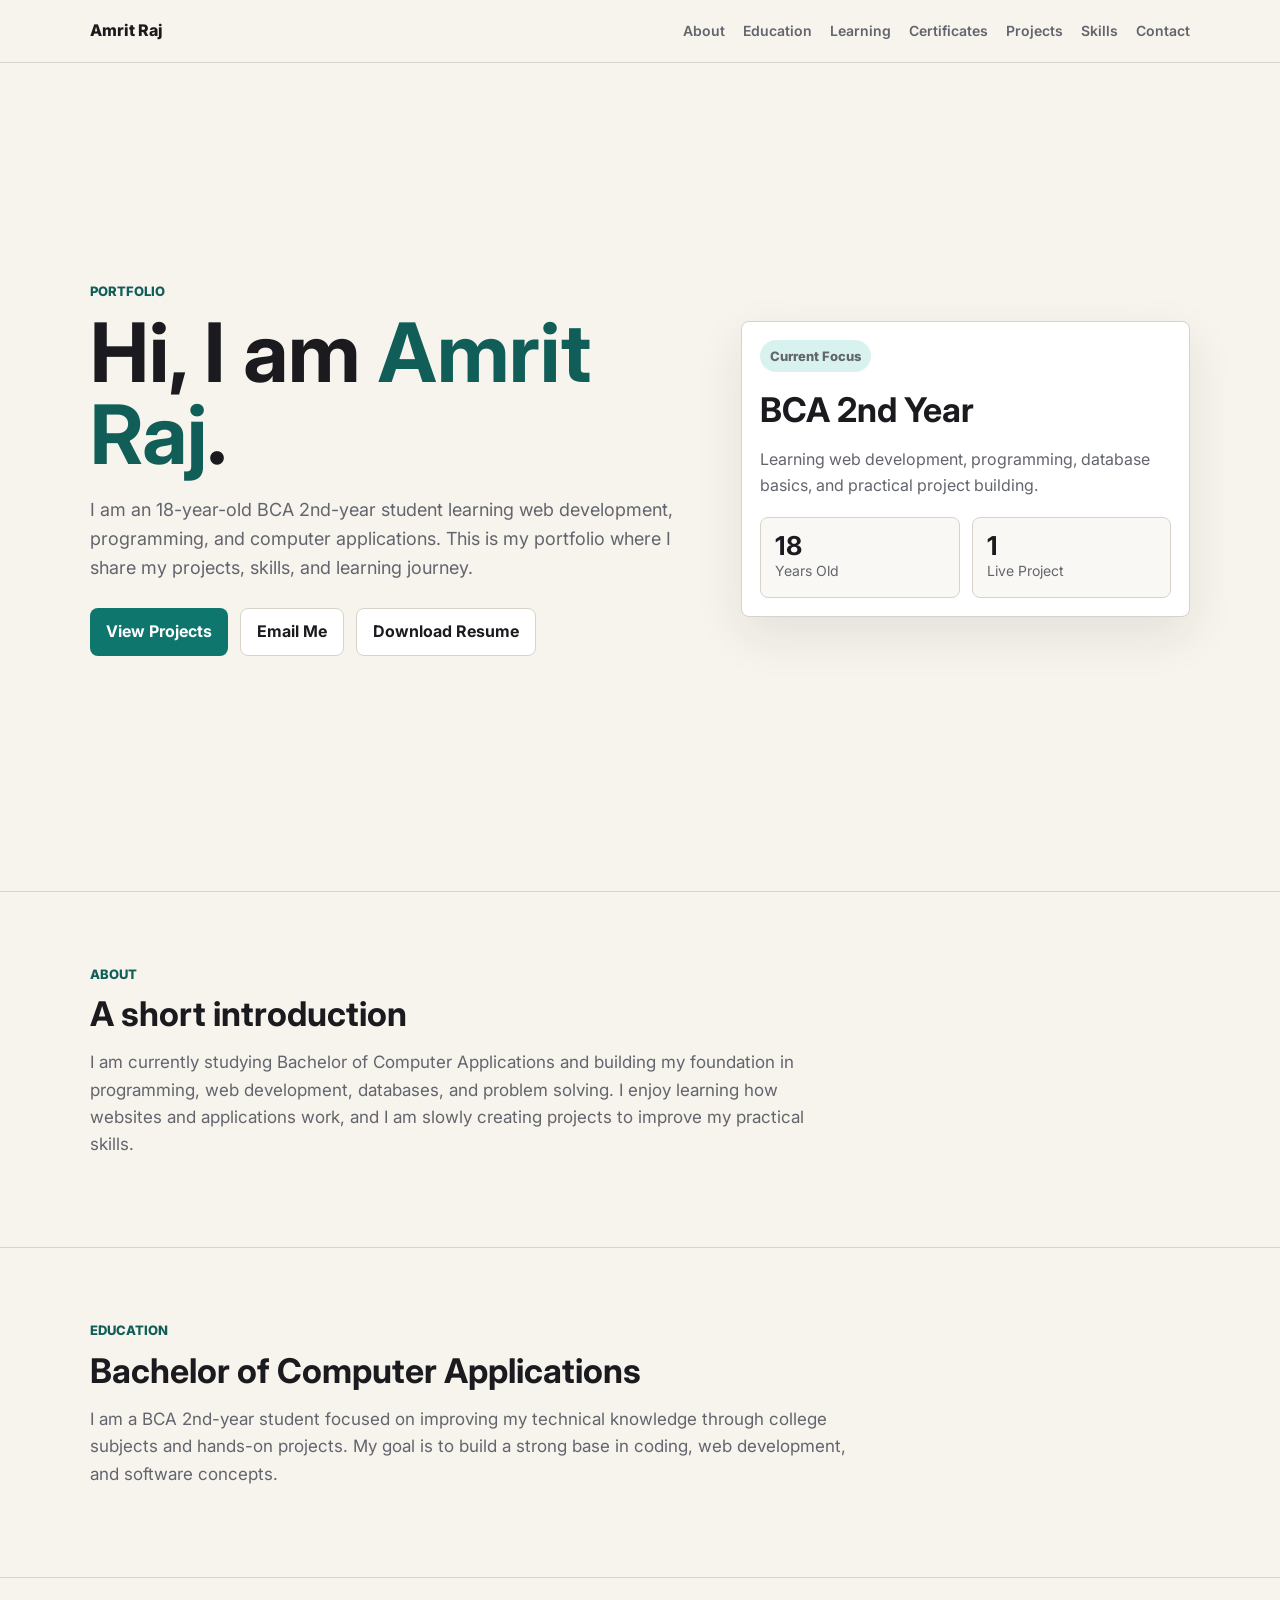
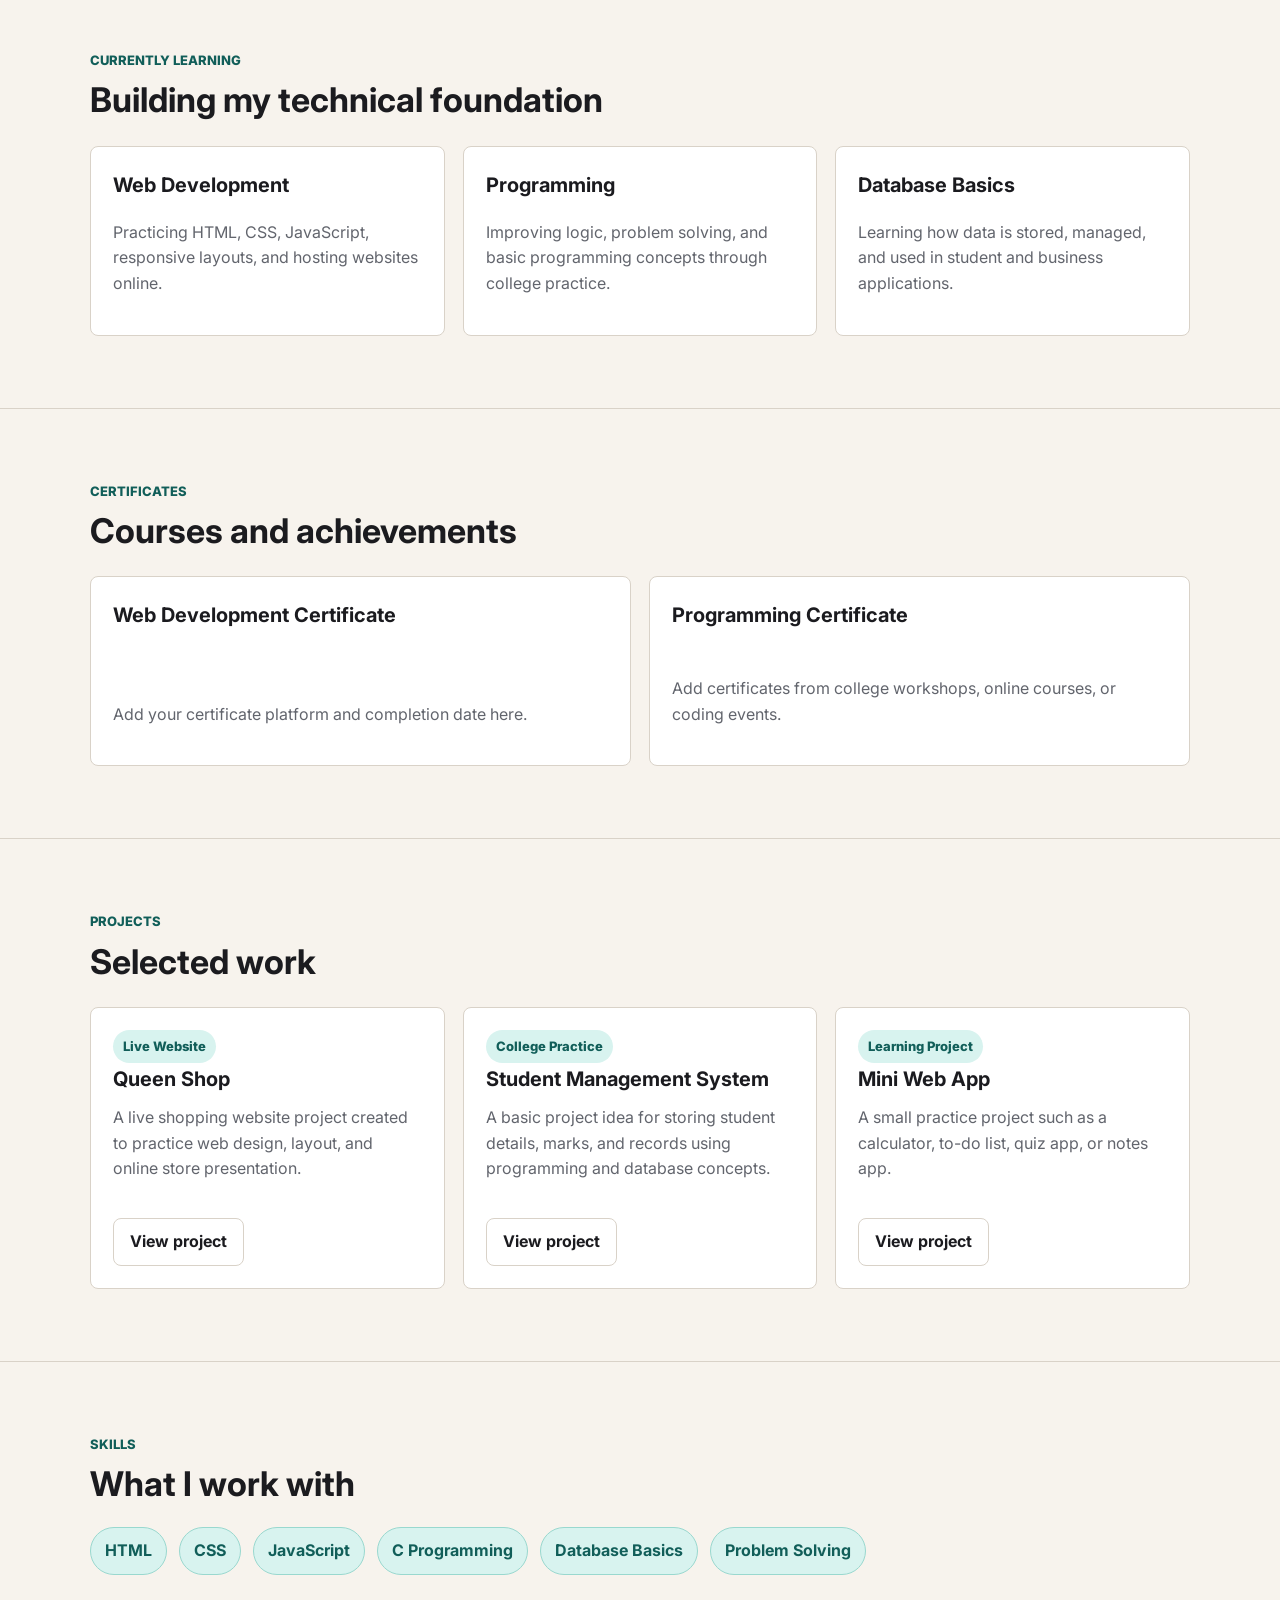
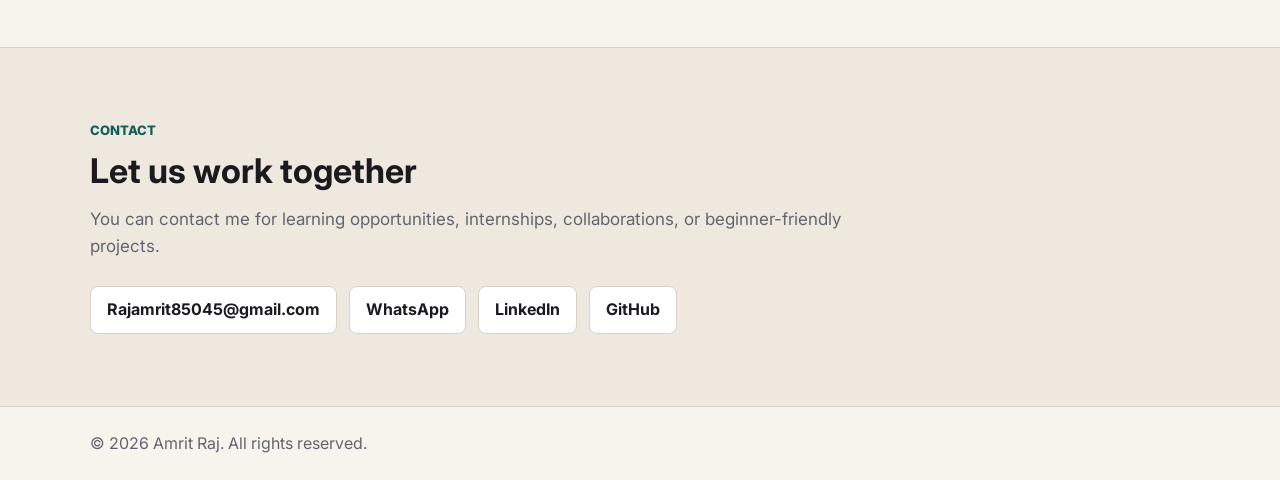
<file: index.html>
<!DOCTYPE html>
<html lang="en">
<head>
  <meta charset="UTF-8" />
  <meta name="viewport" content="width=device-width, initial-scale=1.0" />
  <title>Amrit Raj | Portfolio</title>
  <link rel="preconnect" href="https://fonts.googleapis.com">
  <link rel="preconnect" href="https://fonts.gstatic.com" crossorigin>
  <link href="https://fonts.googleapis.com/css2?family=Inter:wght@400;600;700;800&display=swap" rel="stylesheet">
  <link rel="stylesheet" href="styles.css" />
</head>
<body>
  <header class="site-header">
    <a class="logo" href="#home">Amrit Raj</a>
    <nav class="nav">
      <a href="#about">About</a>
      <a href="#education">Education</a>
      <a href="#learning">Learning</a>
      <a href="#certificates">Certificates</a>
      <a href="#projects">Projects</a>
      <a href="#skills">Skills</a>
      <a href="#contact">Contact</a>
    </nav>
  </header>

  <main>
    <section id="home" class="hero">
      <div class="hero-text">
        <p class="eyebrow">Portfolio</p>
        <h1>Hi, I am <span>Amrit Raj</span>.</h1>
        <p class="intro">
          I am an 18-year-old BCA 2nd-year student learning web development,
          programming, and computer applications. This is my portfolio where I
          share my projects, skills, and learning journey.
        </p>
        <div class="hero-actions">
          <a class="button primary" href="#projects">View Projects</a>
          <a class="button secondary" href="mailto:Rajamrit85045@gmail.com">Email Me</a>
          <a class="button secondary" href="Amrit_Raj_Web_Developer_Resume.pdf" download>Download Resume</a>
        </div>
      </div>
      <div class="profile-panel">
        <p class="panel-label">Current Focus</p>
        <h2>BCA 2nd Year</h2>
        <p>
          Learning web development, programming, database basics, and practical
          project building.
        </p>
        <div class="profile-stats">
          <span><strong>18</strong> Years Old</span>
          <span><strong>1</strong> Live Project</span>
        </div>
      </div>
    </section>

    <section id="about" class="section">
      <p class="eyebrow">About</p>
      <h2>A short introduction</h2>
      <p>
        I am currently studying Bachelor of Computer Applications and building my
        foundation in programming, web development, databases, and problem solving.
        I enjoy learning how websites and applications work, and I am slowly
        creating projects to improve my practical skills.
      </p>
    </section>

    <section id="education" class="section">
      <p class="eyebrow">Education</p>
      <h2>Bachelor of Computer Applications</h2>
      <p>
        I am a BCA 2nd-year student focused on improving my technical knowledge
        through college subjects and hands-on projects. My goal is to build a
        strong base in coding, web development, and software concepts.
      </p>
    </section>

    <section id="learning" class="section">
      <p class="eyebrow">Currently Learning</p>
      <h2>Building my technical foundation</h2>
      <div class="learning-grid">
        <article>
          <h3>Web Development</h3>
          <p>Practicing HTML, CSS, JavaScript, responsive layouts, and hosting websites online.</p>
        </article>
        <article>
          <h3>Programming</h3>
          <p>Improving logic, problem solving, and basic programming concepts through college practice.</p>
        </article>
        <article>
          <h3>Database Basics</h3>
          <p>Learning how data is stored, managed, and used in student and business applications.</p>
        </article>
      </div>
    </section>

    <section id="certificates" class="section">
      <p class="eyebrow">Certificates</p>
      <h2>Courses and achievements</h2>
      <div class="certificate-list">
        <article>
          <h3>Web Development Certificate</h3>
          <p>Add your certificate platform and completion date here.</p>
        </article>
        <article>
          <h3>Programming Certificate</h3>
          <p>Add certificates from college workshops, online courses, or coding events.</p>
        </article>
      </div>
    </section>

    <section id="projects" class="section">
      <p class="eyebrow">Projects</p>
      <h2>Selected work</h2>
      <div class="project-grid">
        <article class="project-card">
          <p class="project-type">Live Website</p>
          <h3>Queen Shop</h3>
          <p>A live shopping website project created to practice web design, layout, and online store presentation.</p>
          <a href="https://queenshop1.netlify.app/" target="_blank" rel="noreferrer">View project</a>
        </article>
        <article class="project-card">
          <p class="project-type">College Practice</p>
          <h3>Student Management System</h3>
          <p>A basic project idea for storing student details, marks, and records using programming and database concepts.</p>
          <a href="#" target="_blank" rel="noreferrer">View project</a>
        </article>
        <article class="project-card">
          <p class="project-type">Learning Project</p>
          <h3>Mini Web App</h3>
          <p>A small practice project such as a calculator, to-do list, quiz app, or notes app.</p>
          <a href="#" target="_blank" rel="noreferrer">View project</a>
        </article>
      </div>
    </section>

    <section id="skills" class="section">
      <p class="eyebrow">Skills</p>
      <h2>What I work with</h2>
      <div class="skills-list">
        <span>HTML</span>
        <span>CSS</span>
        <span>JavaScript</span>
        <span>C Programming</span>
        <span>Database Basics</span>
        <span>Problem Solving</span>
      </div>
    </section>

    <section id="contact" class="section contact">
      <p class="eyebrow">Contact</p>
      <h2>Let us work together</h2>
      <p>You can contact me for learning opportunities, internships, collaborations, or beginner-friendly projects.</p>
      <div class="contact-links">
        <a href="mailto:Rajamrit85045@gmail.com">Rajamrit85045@gmail.com</a>
        <a href="https://wa.me/" target="_blank" rel="noreferrer">WhatsApp</a>
        <a href="https://www.linkedin.com/" target="_blank" rel="noreferrer">LinkedIn</a>
        <a href="https://github.com/" target="_blank" rel="noreferrer">GitHub</a>
      </div>
    </section>
  </main>

  <footer>
    <p>© <span id="year"></span> Amrit Raj. All rights reserved.</p>
  </footer>

  <script src="script.js"></script>
</body>
</html>
</file>
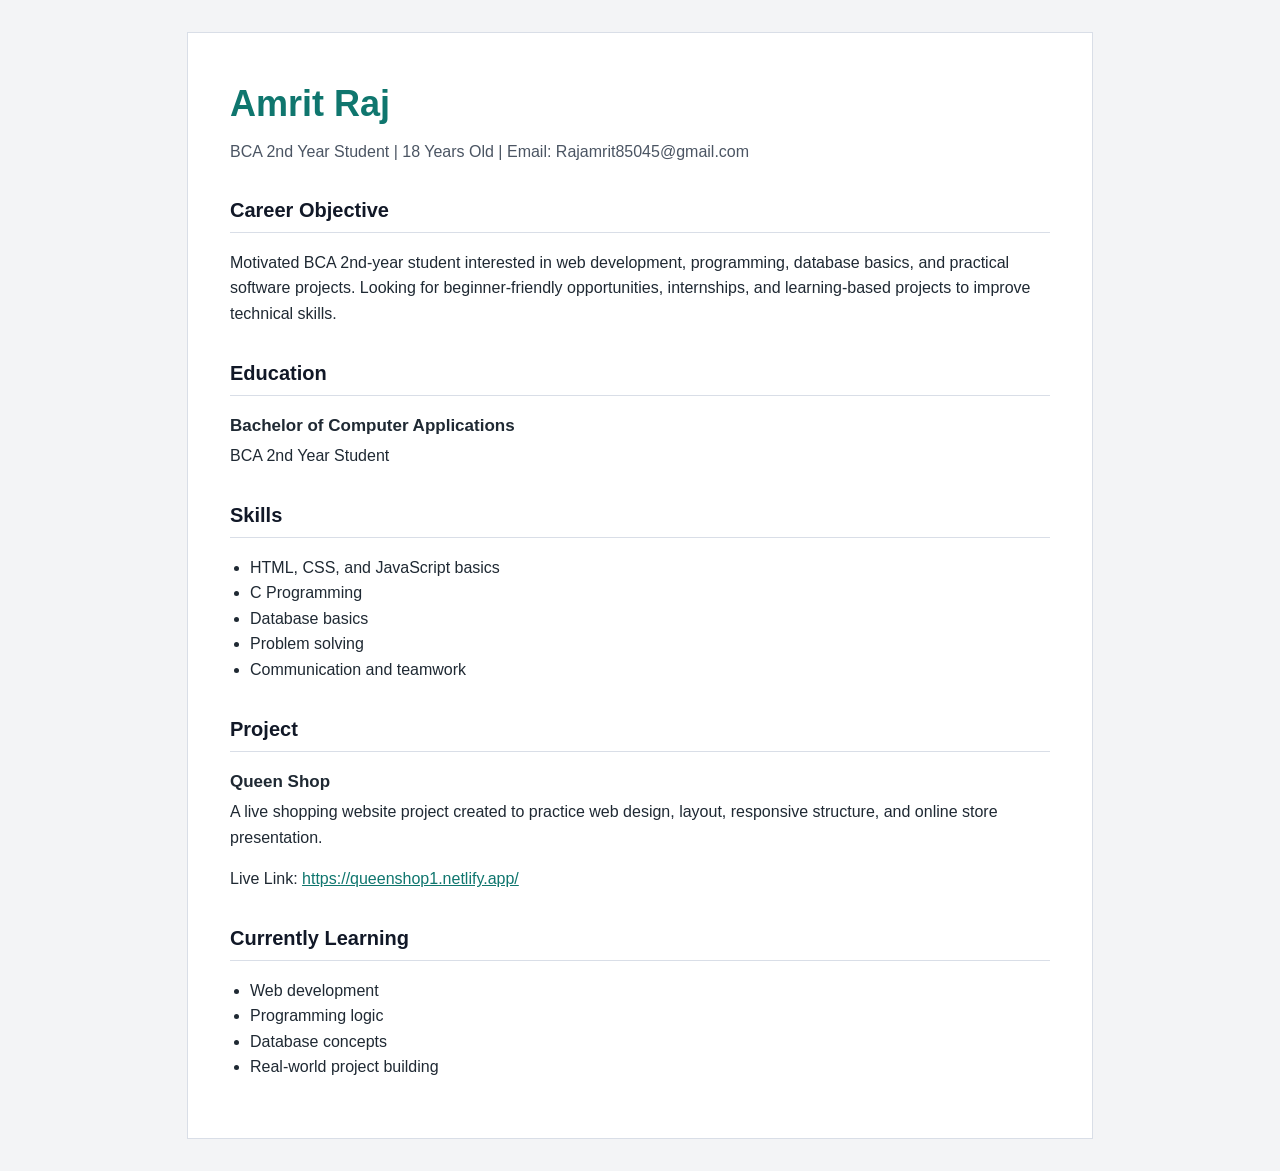
<file: Amrit-Raj-Resume.html>
<!DOCTYPE html>
<html lang="en">
<head>
  <meta charset="UTF-8" />
  <meta name="viewport" content="width=device-width, initial-scale=1.0" />
  <title>Amrit Raj Resume</title>
  <style>
    body {
      margin: 0;
      font-family: Arial, sans-serif;
      color: #1f2933;
      background: #f3f4f6;
      line-height: 1.6;
    }

    .resume {
      max-width: 820px;
      margin: 32px auto;
      padding: 42px;
      background: #ffffff;
      border: 1px solid #d9dee7;
    }

    h1,
    h2,
    h3,
    p {
      margin-top: 0;
    }

    h1 {
      margin-bottom: 6px;
      font-size: 36px;
      color: #0f766e;
    }

    h2 {
      margin-top: 30px;
      padding-bottom: 6px;
      border-bottom: 1px solid #d9dee7;
      font-size: 20px;
      color: #111827;
    }

    h3 {
      margin-bottom: 4px;
      font-size: 17px;
    }

    .contact {
      color: #4b5563;
    }

    ul {
      margin-top: 8px;
      padding-left: 20px;
    }

    a {
      color: #0f766e;
    }

    @media print {
      body {
        background: #ffffff;
      }

      .resume {
        margin: 0;
        border: 0;
      }
    }
  </style>
</head>
<body>
  <main class="resume">
    <header>
      <h1>Amrit Raj</h1>
      <p class="contact">BCA 2nd Year Student | 18 Years Old | Email: Rajamrit85045@gmail.com</p>
    </header>

    <section>
      <h2>Career Objective</h2>
      <p>
        Motivated BCA 2nd-year student interested in web development, programming,
        database basics, and practical software projects. Looking for beginner-friendly
        opportunities, internships, and learning-based projects to improve technical skills.
      </p>
    </section>

    <section>
      <h2>Education</h2>
      <h3>Bachelor of Computer Applications</h3>
      <p>BCA 2nd Year Student</p>
    </section>

    <section>
      <h2>Skills</h2>
      <ul>
        <li>HTML, CSS, and JavaScript basics</li>
        <li>C Programming</li>
        <li>Database basics</li>
        <li>Problem solving</li>
        <li>Communication and teamwork</li>
      </ul>
    </section>

    <section>
      <h2>Project</h2>
      <h3>Queen Shop</h3>
      <p>
        A live shopping website project created to practice web design, layout,
        responsive structure, and online store presentation.
      </p>
      <p>
        Live Link:
        <a href="https://queenshop1.netlify.app/">https://queenshop1.netlify.app/</a>
      </p>
    </section>

    <section>
      <h2>Currently Learning</h2>
      <ul>
        <li>Web development</li>
        <li>Programming logic</li>
        <li>Database concepts</li>
        <li>Real-world project building</li>
      </ul>
    </section>
  </main>
</body>
</html>
</file>
<file: styles.css>
:root {
  --bg: #f7f3ed;
  --text: #1b1b1f;
  --muted: #62656d;
  --panel: #ffffff;
  --line: #d9d2c8;
  --accent: #0f766e;
  --accent-dark: #115e59;
  --accent-soft: #d8f3ef;
}

* {
  box-sizing: border-box;
}

html {
  scroll-behavior: smooth;
}

body {
  margin: 0;
  font-family: "Inter", Arial, sans-serif;
  background: var(--bg);
  color: var(--text);
  line-height: 1.6;
}

a {
  color: inherit;
}

.site-header {
  position: sticky;
  top: 0;
  z-index: 10;
  display: flex;
  justify-content: space-between;
  align-items: center;
  gap: 20px;
  padding: 18px 7vw;
  background: rgba(247, 243, 237, 0.92);
  border-bottom: 1px solid var(--line);
  backdrop-filter: blur(14px);
}

.logo {
  font-weight: 800;
  text-decoration: none;
}

.nav {
  display: flex;
  gap: 18px;
  flex-wrap: wrap;
}

.nav a {
  color: var(--muted);
  font-size: 14px;
  font-weight: 600;
  text-decoration: none;
}

.nav a:hover {
  color: var(--text);
}

.hero {
  min-height: calc(100vh - 72px);
  display: grid;
  grid-template-columns: minmax(0, 1.15fr) minmax(280px, 0.85fr);
  gap: 44px;
  align-items: center;
  padding: 56px 7vw 72px;
}

.eyebrow {
  margin: 0 0 10px;
  color: var(--accent-dark);
  font-size: 13px;
  font-weight: 800;
  letter-spacing: 0;
  text-transform: uppercase;
}

h1,
h2,
h3,
p {
  margin-top: 0;
}

h1 {
  max-width: 760px;
  margin-bottom: 20px;
  font-size: clamp(42px, 7vw, 82px);
  line-height: 1;
}

h1 span {
  color: var(--accent-dark);
}

h2 {
  margin-bottom: 16px;
  font-size: 34px;
  line-height: 1.15;
}

h3 {
  margin-bottom: 10px;
  font-size: 20px;
}

.intro {
  max-width: 660px;
  color: var(--muted);
  font-size: 18px;
}

.hero-actions,
.contact-links {
  display: flex;
  gap: 12px;
  flex-wrap: wrap;
  margin-top: 26px;
}

.button,
.contact-links a,
.project-card a {
  display: inline-flex;
  align-items: center;
  min-height: 44px;
  padding: 10px 16px;
  border-radius: 8px;
  font-weight: 700;
  text-decoration: none;
}

.button.primary {
  background: var(--accent);
  color: white;
}

.button.primary:hover {
  background: var(--accent-dark);
}

.button.secondary,
.contact-links a,
.project-card a {
  border: 1px solid var(--line);
  background: var(--panel);
}

.profile-panel {
  display: grid;
  gap: 18px;
  padding: 18px;
  border: 1px solid var(--line);
  border-radius: 8px;
  background: var(--panel);
  box-shadow: 0 18px 50px rgba(30, 30, 35, 0.09);
}

.profile-panel h2 {
  margin-bottom: 0;
}

.panel-label,
.project-type {
  width: fit-content;
  margin: 0;
  padding: 6px 10px;
  border-radius: 999px;
  background: var(--accent-soft);
  color: var(--accent-dark);
  font-size: 13px;
  font-weight: 800;
}

.profile-stats {
  display: grid;
  grid-template-columns: repeat(2, minmax(0, 1fr));
  gap: 12px;
}

.profile-stats span {
  padding: 14px;
  border: 1px solid var(--line);
  border-radius: 8px;
  background: #faf8f4;
  color: var(--muted);
  font-size: 14px;
}

.profile-stats strong {
  display: block;
  color: var(--text);
  font-size: 26px;
  line-height: 1.1;
}

.profile-panel p {
  margin-bottom: 0;
  color: var(--muted);
}

.section {
  padding: 72px 7vw;
  border-top: 1px solid var(--line);
}

.section > p:not(.eyebrow) {
  max-width: 760px;
  color: var(--muted);
  font-size: 17px;
}

.project-grid,
.learning-grid,
.certificate-list {
  display: grid;
  grid-template-columns: repeat(3, minmax(0, 1fr));
  gap: 18px;
  margin-top: 26px;
}

.certificate-list {
  grid-template-columns: repeat(2, minmax(0, 1fr));
}

.project-card,
.learning-grid article,
.certificate-list article {
  min-height: 240px;
  display: flex;
  flex-direction: column;
  justify-content: space-between;
  padding: 22px;
  border: 1px solid var(--line);
  border-radius: 8px;
  background: var(--panel);
}

.learning-grid article,
.certificate-list article {
  min-height: 190px;
}

.project-card p,
.learning-grid p,
.certificate-list p {
  color: var(--muted);
}

.project-card .project-type {
  color: var(--accent-dark);
}

.project-card a {
  width: fit-content;
  margin-top: 20px;
}

.skills-list {
  display: flex;
  gap: 12px;
  flex-wrap: wrap;
  margin-top: 24px;
}

.skills-list span {
  padding: 10px 14px;
  border: 1px solid #99d8cf;
  border-radius: 999px;
  background: var(--accent-soft);
  color: var(--accent-dark);
  font-weight: 700;
}

.contact {
  background: #efe8df;
}

footer {
  padding: 24px 7vw;
  color: var(--muted);
  border-top: 1px solid var(--line);
}

footer p {
  margin: 0;
}

@media (max-width: 820px) {
  .site-header {
    align-items: flex-start;
    flex-direction: column;
  }

  .hero {
    min-height: auto;
    grid-template-columns: 1fr;
    padding-top: 44px;
  }

  .project-grid {
    grid-template-columns: 1fr;
  }

  .learning-grid,
  .certificate-list {
    grid-template-columns: 1fr;
  }
}
</file>
